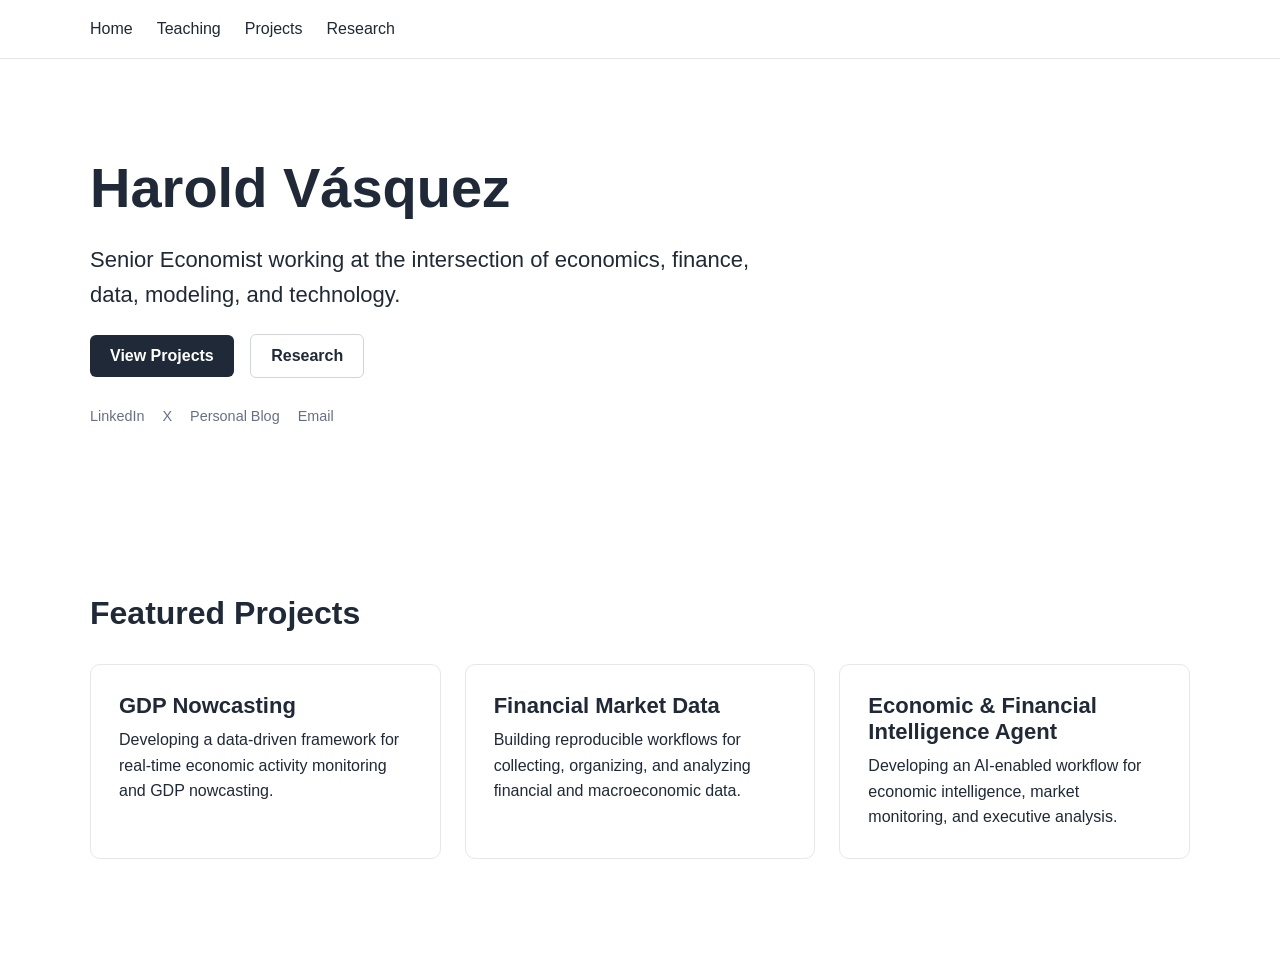
<file: index.html>
<!DOCTYPE html>
<html lang="en">
<head>
    <meta charset="UTF-8">
    <meta name="viewport" content="width=device-width, initial-scale=1.0">
    
    <link rel="stylesheet" href="assets/css/style.css">

    <title>Harold Vásquez | Economics, Data & Modeling</title> 
</head>

<body>
    <header>
        <nav>
            <a href="index.html">Home</a>
            <a href="teaching.html">Teaching</a>
            <a href="projects.html">Projects</a>
            <a href="research.html">Research</a>
        </nav>
    </header>

    <main>
        <section class="hero">
            <h1>Harold Vásquez</h1>

            <p>
                Senior Economist working at the intersection of economics, finance, data, modeling, and technology.
            </p>

            <a class="button primary" href="projects.html">View Projects</a>
            <a class="button secondary" href="research.html">Research</a>
        

            <div class="home-social-links" aria-label="Professional profiles and contact">
                <a href="https://www.linkedin.com/in/haroldvasquez/" target="_blank" rel="noopener noreferrer">LinkedIn</a>
                <a href="https://x.com/HaroldVasquez" target="_blank" rel="noopener noreferrer">X</a>
                <a href="https://haroldvasquez.do" target="_blank" rel="noopener noreferrer">Personal Blog</a>
                <a href="mailto:harold.vasquez@intec.edu.do">Email</a>
            </div>
        </section>

        <section class="featured-projects">
            <h2>Featured Projects</h2>
            
            <div class="project-grid">

                <article class="project-card">
                    <h3>GDP Nowcasting</h3>
                    <p>
                    Developing a data-driven framework for real-time economic activity monitoring and GDP nowcasting.
                    </p>
                </article>

                <article class="project-card">
                    <h3>Financial Market Data</h3>
                    <p>
                    Building reproducible workflows for collecting, organizing, and analyzing financial and macroeconomic data.
                    </p>
                </article>

                <article class="project-card">
                    <h3>Economic & Financial Intelligence Agent</h3>
                    <p>
                    Developing an AI-enabled workflow for economic intelligence, market monitoring, and executive analysis.
                 </p>
                </article>
            </div>

        </section>
    </main>
</body>
</html>
</file>
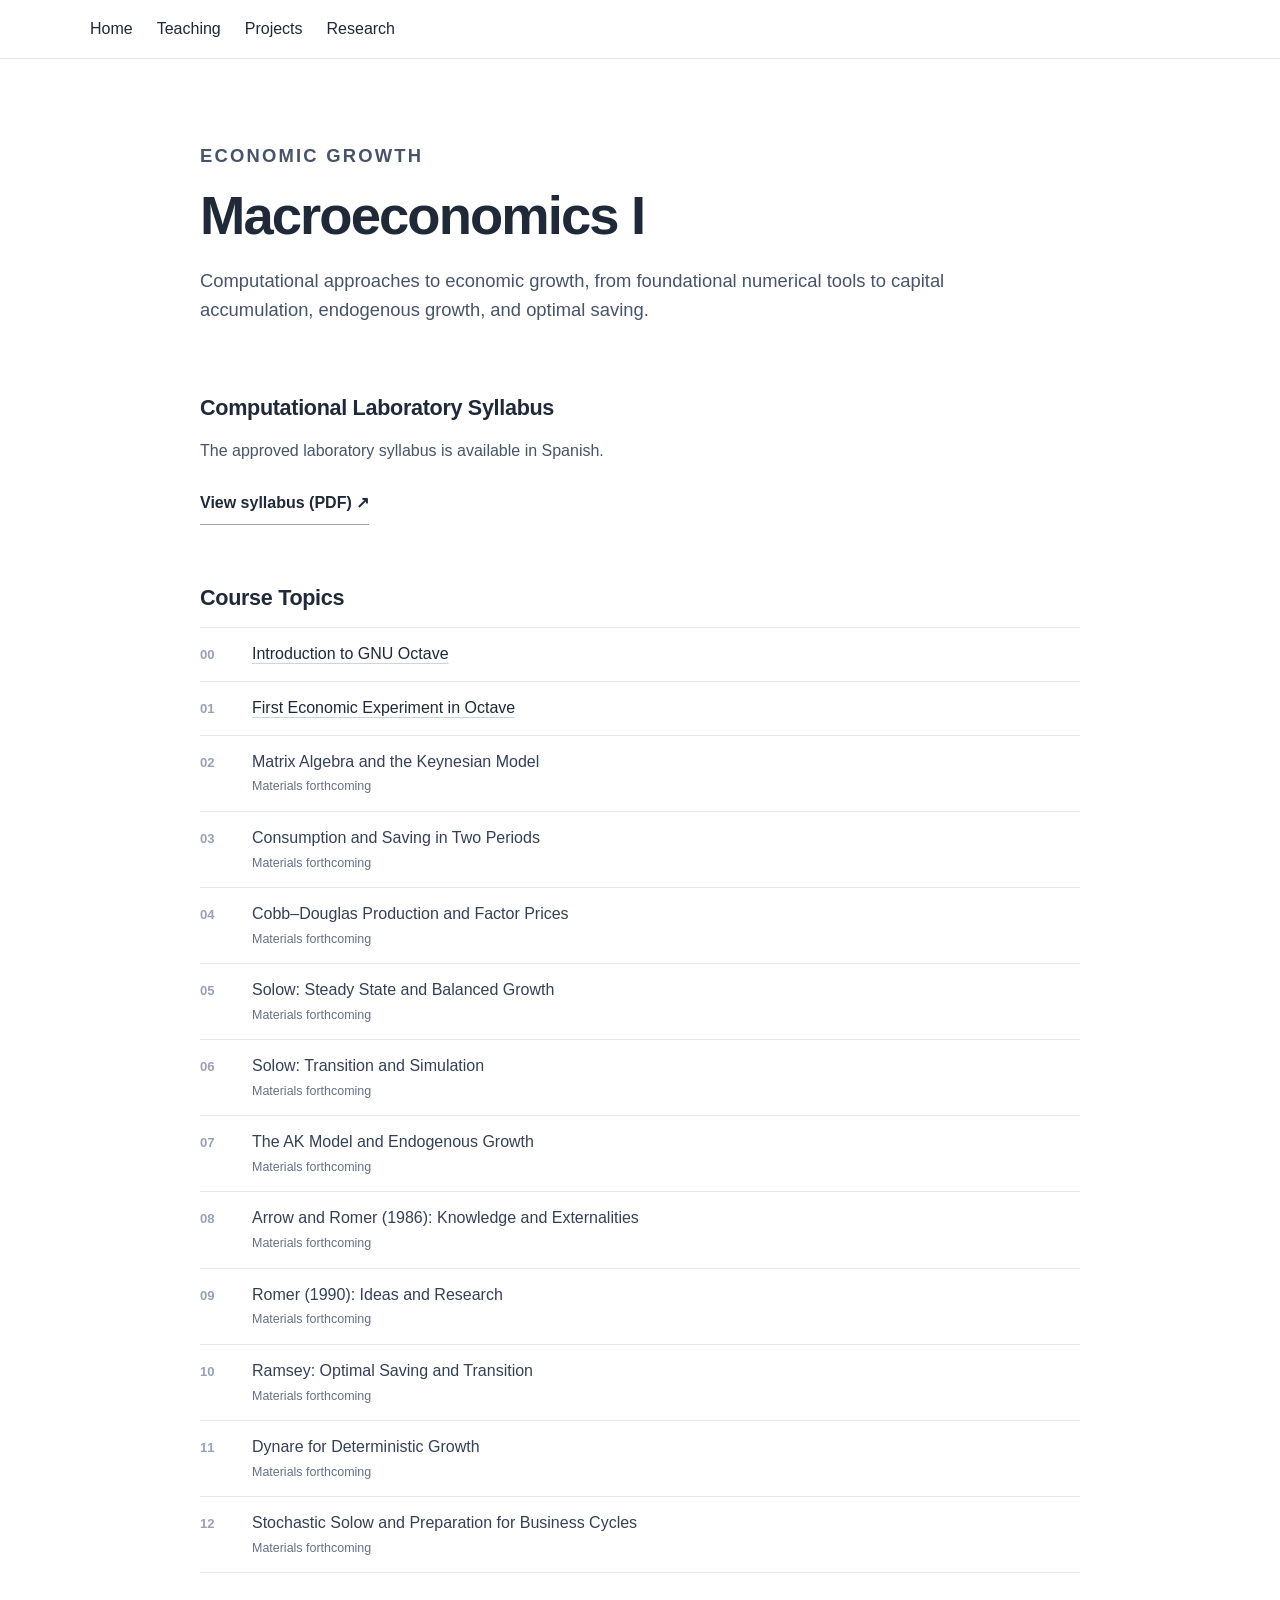
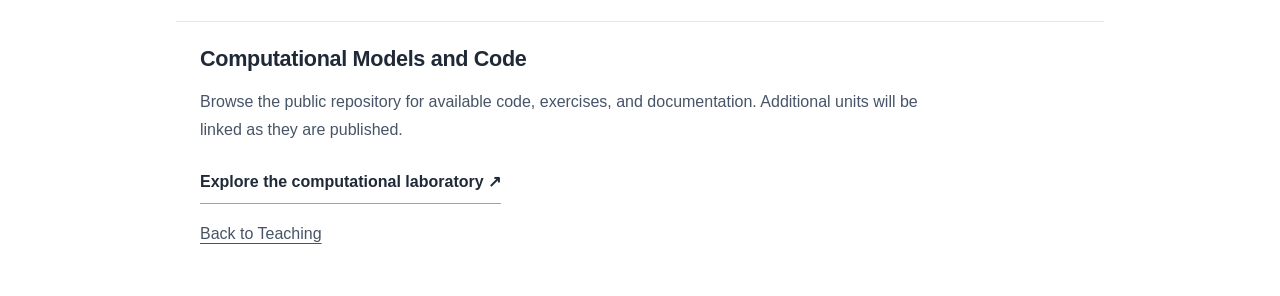
<file: teaching/macro-i/index.html>
<!DOCTYPE html>
<html lang="en">
<head>
    <meta charset="UTF-8">
    <meta name="viewport" content="width=device-width, initial-scale=1.0">
    <meta name="description" content="Macroeconomics I: Economic Growth. Computational macroeconomics materials and syllabus.">
    <title>Macroeconomics I | Harold Vásquez</title>
    <link rel="stylesheet" href="../../assets/css/style.css">
</head>
<body class="course-page">
    <header>
        <nav aria-label="Main navigation">
            <a href="../../index.html">Home</a>
            <a href="../../teaching.html" aria-current="page">Teaching</a>
            <a href="../../projects.html">Projects</a>
            <a href="../../research.html">Research</a>
        </nav>
    </header>
    <main>
        <section class="teaching-intro">
            <p class="course-kicker">Economic Growth</p>
            <h1>Macroeconomics I</h1>
            <p>Computational approaches to economic growth, from foundational numerical tools to capital accumulation, endogenous growth, and optimal saving.</p>
        </section>
        <section class="teaching-section">
            <h2>Computational Laboratory Syllabus</h2>
            <p>The approved laboratory syllabus is available in Spanish.</p>
            <a class="syllabus-link" href="https://github.com/HaroldVasquezR/macro-models-lab/blob/main/macro-i/syllabus_macro_i.pdf" target="_blank" rel="noopener noreferrer">View syllabus (PDF) ↗</a>
        </section>
        <section class="teaching-section">
            <h2>Course Topics</h2>
            <ol class="topic-list">
                <li><div><a href="https://github.com/HaroldVasquezR/macro-models-lab/tree/main/common/unidad-0-intro-octave/" target="_blank" rel="noopener noreferrer">Introduction to GNU Octave</a></div></li>
                <li><div><a href="https://github.com/HaroldVasquezR/macro-models-lab/tree/main/common/unidad-1-primer-experimento/" target="_blank" rel="noopener noreferrer">First Economic Experiment in Octave</a></div></li>
                <li><div><span class="pending">Matrix Algebra and the Keynesian Model</span><span class="topic-status">Materials forthcoming</span></div></li>
                <li><div><span class="pending">Consumption and Saving in Two Periods</span><span class="topic-status">Materials forthcoming</span></div></li>
                <li><div><span class="pending">Cobb–Douglas Production and Factor Prices</span><span class="topic-status">Materials forthcoming</span></div></li>
                <li><div><span class="pending">Solow: Steady State and Balanced Growth</span><span class="topic-status">Materials forthcoming</span></div></li>
                <li><div><span class="pending">Solow: Transition and Simulation</span><span class="topic-status">Materials forthcoming</span></div></li>
                <li><div><span class="pending">The AK Model and Endogenous Growth</span><span class="topic-status">Materials forthcoming</span></div></li>
                <li><div><span class="pending">Arrow and Romer (1986): Knowledge and Externalities</span><span class="topic-status">Materials forthcoming</span></div></li>
                <li><div><span class="pending">Romer (1990): Ideas and Research</span><span class="topic-status">Materials forthcoming</span></div></li>
                <li><div><span class="pending">Ramsey: Optimal Saving and Transition</span><span class="topic-status">Materials forthcoming</span></div></li>
                <li><div><span class="pending">Dynare for Deterministic Growth</span><span class="topic-status">Materials forthcoming</span></div></li>
                <li><div><span class="pending">Stochastic Solow and Preparation for Business Cycles</span><span class="topic-status">Materials forthcoming</span></div></li>
            </ol>
        </section>
        <section class="teaching-section course-foot">
            <h2>Computational Models and Code</h2>
            <p>Browse the public repository for available code, exercises, and documentation. Additional units will be linked as they are published.</p>
            <a class="syllabus-link" href="https://github.com/HaroldVasquezR/macro-models-lab" target="_blank" rel="noopener noreferrer">Explore the computational laboratory ↗</a>
            <p><a class="back-link" href="../../teaching.html">Back to Teaching</a></p>
        </section>
    </main>
</body>
</html>
</file>
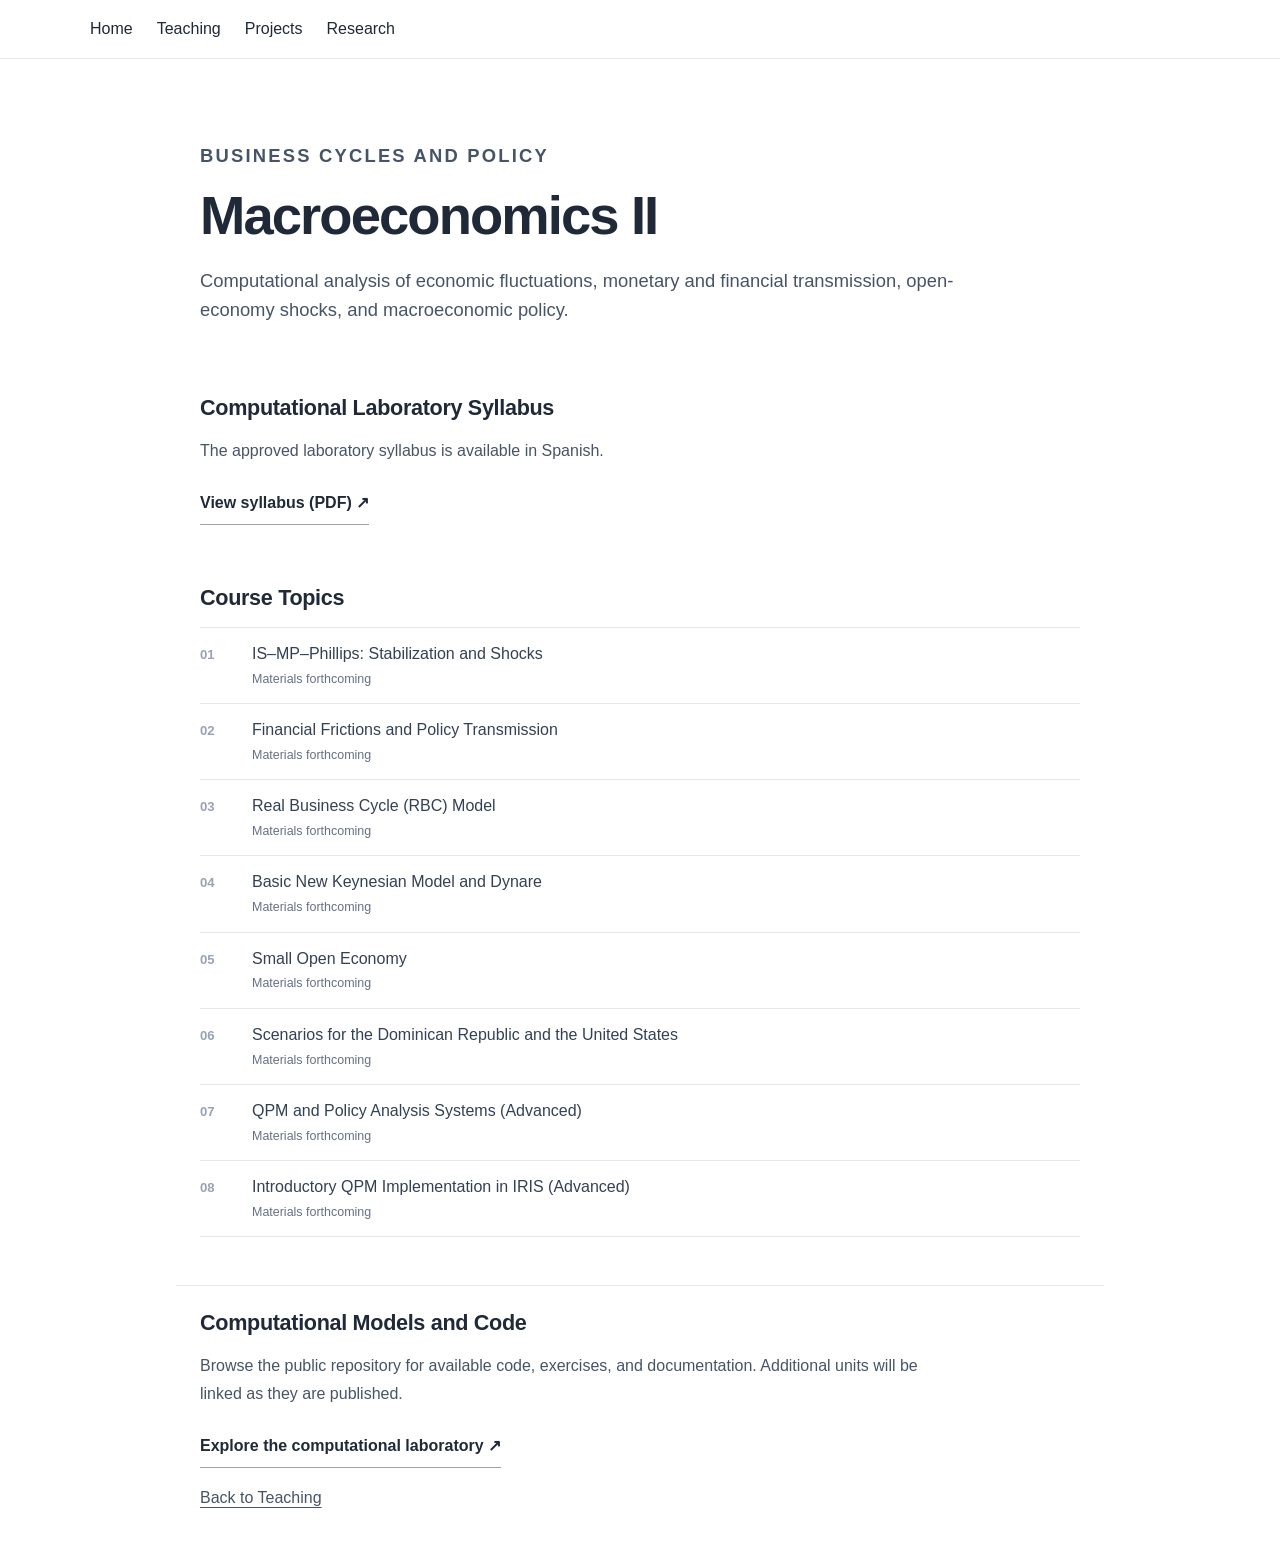
<file: teaching/macro-ii/index.html>
<!DOCTYPE html>
<html lang="en">
<head>
    <meta charset="UTF-8">
    <meta name="viewport" content="width=device-width, initial-scale=1.0">
    <meta name="description" content="Macroeconomics II: Business Cycles and Policy. Computational macroeconomics materials and syllabus.">
    <title>Macroeconomics II | Harold Vásquez</title>
    <link rel="stylesheet" href="../../assets/css/style.css">
</head>
<body class="course-page macro-ii">
    <header>
        <nav aria-label="Main navigation">
            <a href="../../index.html">Home</a>
            <a href="../../teaching.html" aria-current="page">Teaching</a>
            <a href="../../projects.html">Projects</a>
            <a href="../../research.html">Research</a>
        </nav>
    </header>
    <main>
        <section class="teaching-intro">
            <p class="course-kicker">Business Cycles and Policy</p>
            <h1>Macroeconomics II</h1>
            <p>Computational analysis of economic fluctuations, monetary and financial transmission, open-economy shocks, and macroeconomic policy.</p>
        </section>
        <section class="teaching-section">
            <h2>Computational Laboratory Syllabus</h2>
            <p>The approved laboratory syllabus is available in Spanish.</p>
            <a class="syllabus-link" href="https://github.com/HaroldVasquezR/macro-models-lab/blob/main/macro-ii/syllabus_macro_ii.pdf" target="_blank" rel="noopener noreferrer">View syllabus (PDF) ↗</a>
        </section>
        <section class="teaching-section">
            <h2>Course Topics</h2>
            <ol class="topic-list">
                <li><div><span class="pending">IS–MP–Phillips: Stabilization and Shocks</span><span class="topic-status">Materials forthcoming</span></div></li>
                <li><div><span class="pending">Financial Frictions and Policy Transmission</span><span class="topic-status">Materials forthcoming</span></div></li>
                <li><div><span class="pending">Real Business Cycle (RBC) Model</span><span class="topic-status">Materials forthcoming</span></div></li>
                <li><div><span class="pending">Basic New Keynesian Model and Dynare</span><span class="topic-status">Materials forthcoming</span></div></li>
                <li><div><span class="pending">Small Open Economy</span><span class="topic-status">Materials forthcoming</span></div></li>
                <li><div><span class="pending">Scenarios for the Dominican Republic and the United States</span><span class="topic-status">Materials forthcoming</span></div></li>
                <li><div><span class="pending">QPM and Policy Analysis Systems (Advanced)</span><span class="topic-status">Materials forthcoming</span></div></li>
                <li><div><span class="pending">Introductory QPM Implementation in IRIS (Advanced)</span><span class="topic-status">Materials forthcoming</span></div></li>
            </ol>
        </section>
        <section class="teaching-section course-foot">
            <h2>Computational Models and Code</h2>
            <p>Browse the public repository for available code, exercises, and documentation. Additional units will be linked as they are published.</p>
            <a class="syllabus-link" href="https://github.com/HaroldVasquezR/macro-models-lab" target="_blank" rel="noopener noreferrer">Explore the computational laboratory ↗</a>
            <p><a class="back-link" href="../../teaching.html">Back to Teaching</a></p>
        </section>
    </main>
</body>
</html>
</file>
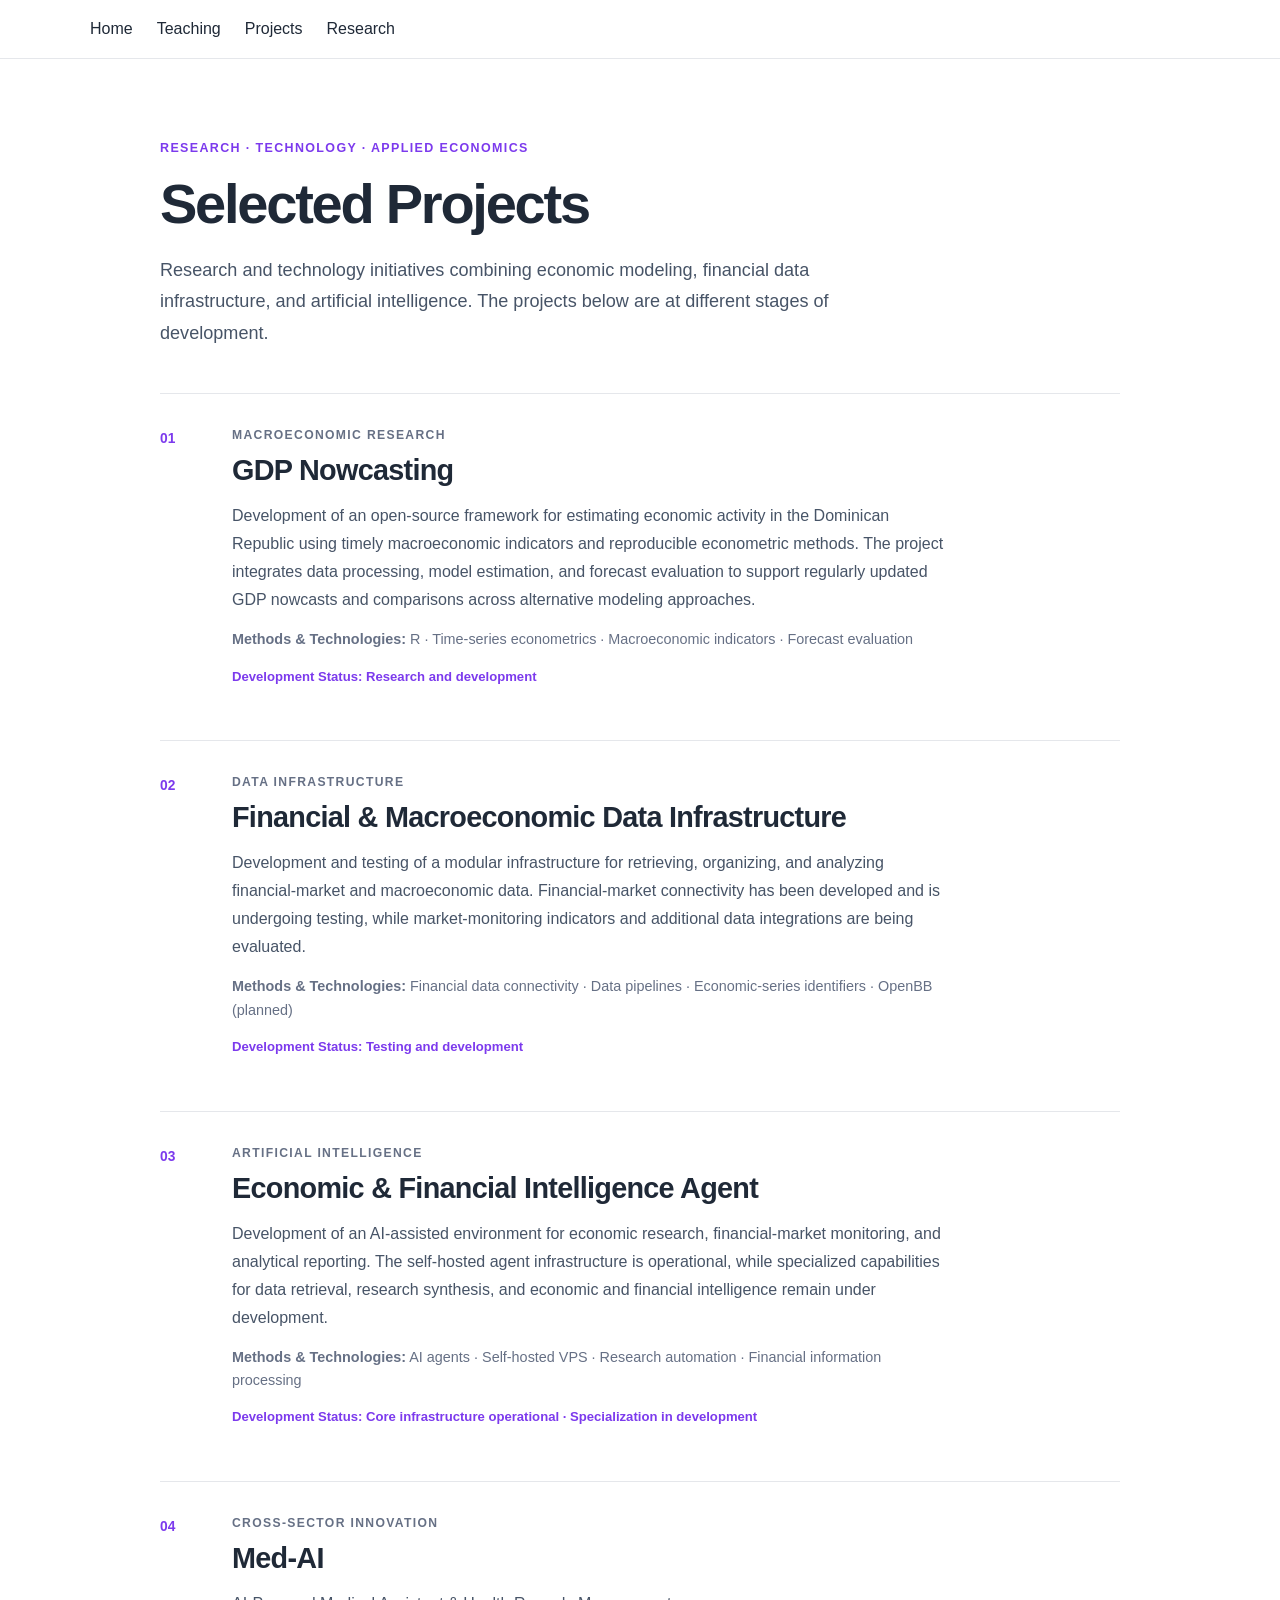
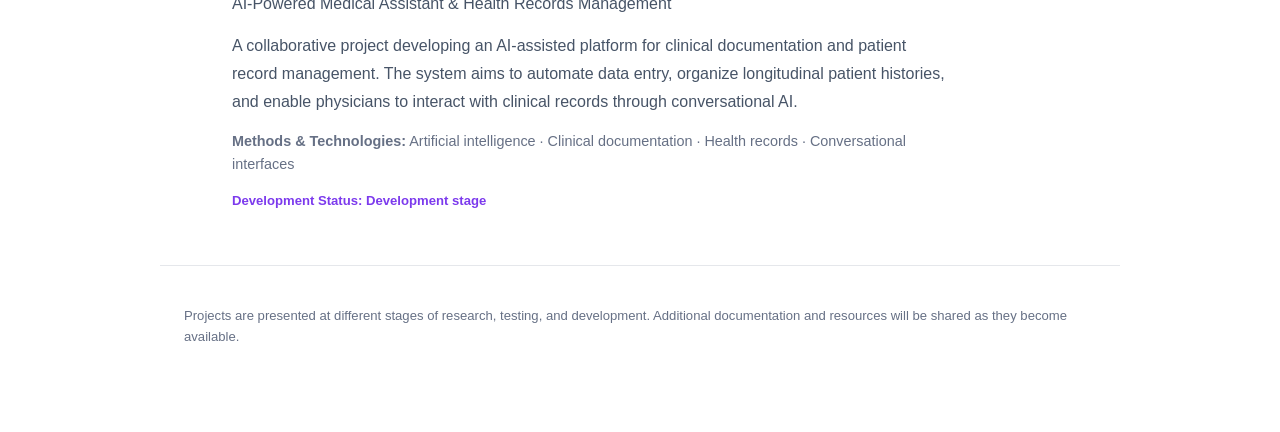
<file: projects.html>
<!DOCTYPE html>
<html lang="en">
<head>
    <meta charset="UTF-8">
    <meta name="viewport" content="width=device-width, initial-scale=1.0">
    <meta name="description" content="Selected research and technology projects by Harold Vásquez in macroeconomics, financial data infrastructure, AI, and interdisciplinary innovation.">
    <title>Projects | Harold Vásquez</title>
    <link rel="stylesheet" href="assets/css/style.css">
</head>
<body class="projects-page">
    <header>
        <nav aria-label="Main navigation">
            <a href="index.html">Home</a>
            <a href="teaching.html">Teaching</a>
            <a href="projects.html" aria-current="page">Projects</a>
            <a href="research.html">Research</a>
        </nav>
    </header>

    <main>
        <section class="projects-intro" aria-labelledby="projects-title">
            <p class="projects-eyebrow">Research · Technology · Applied Economics</p>
            <h1 id="projects-title">Selected Projects</h1>
            <p>Research and technology initiatives combining economic modeling, financial data infrastructure, and artificial intelligence. The projects below are at different stages of development.</p>
        </section>

        <section class="projects-list" aria-label="Selected projects">

            <!-- Project 01 -->
            <article class="projects-entry">
                <div class="projects-index" aria-hidden="true">01</div>
                <div class="projects-entry-content">
                    <p class="projects-category">Macroeconomic research</p>
                    <h2>GDP Nowcasting</h2>

                    <p>Development of an open-source framework for estimating economic activity in the Dominican Republic using timely macroeconomic indicators and reproducible econometric methods. The project integrates data processing, model estimation, and forecast evaluation to support regularly updated GDP nowcasts and comparisons across alternative modeling approaches.</p>

                    <p class="projects-methods"><strong>Methods &amp; Technologies:</strong> R · Time-series econometrics · Macroeconomic indicators · Forecast evaluation</p>

                    <p class="projects-stage">Development Status: Research and development</p>
                </div>
            </article>

            <!-- Project 02 -->
            <article class="projects-entry">
                <div class="projects-index" aria-hidden="true">02</div>
                <div class="projects-entry-content">
                    <p class="projects-category">Data infrastructure</p>
                    <h2>Financial &amp; Macroeconomic Data Infrastructure</h2>

                    <p>Development and testing of a modular infrastructure for retrieving, organizing, and analyzing financial-market and macroeconomic data. Financial-market connectivity has been developed and is undergoing testing, while market-monitoring indicators and additional data integrations are being evaluated.</p>

                    <p class="projects-methods"><strong>Methods &amp; Technologies:</strong> Financial data connectivity · Data pipelines · Economic-series identifiers · OpenBB (planned)</p>

                    <p class="projects-stage">Development Status: Testing and development</p>
                </div>
            </article>

            <!-- Project 03 -->
            <article class="projects-entry">
                <div class="projects-index" aria-hidden="true">03</div>
                <div class="projects-entry-content">
                    <p class="projects-category">Artificial intelligence</p>
                    <h2>Economic &amp; Financial Intelligence Agent</h2>

                    <p>Development of an AI-assisted environment for economic research, financial-market monitoring, and analytical reporting. The self-hosted agent infrastructure is operational, while specialized capabilities for data retrieval, research synthesis, and economic and financial intelligence remain under development.</p>

                    <p class="projects-methods"><strong>Methods &amp; Technologies:</strong> AI agents · Self-hosted VPS · Research automation · Financial information processing</p>

                    <p class="projects-stage">Development Status: Core infrastructure operational · Specialization in development</p>
                </div>
            </article>

            <!-- Project 04 -->
            <article class="projects-entry">
                <div class="projects-index" aria-hidden="true">04</div>
                <div class="projects-entry-content">
                    <p class="projects-category">Cross-sector innovation</p>
                    <h2>Med-AI</h2>

                    <p class="project-subtitle">AI-Powered Medical Assistant &amp; Health Records Management</p>

                    <p>A collaborative project developing an AI-assisted platform for clinical documentation and patient record management. The system aims to automate data entry, organize longitudinal patient histories, and enable physicians to interact with clinical records through conversational AI.</p>

                    <p class="projects-methods"><strong>Methods &amp; Technologies:</strong> Artificial intelligence · Clinical documentation · Health records · Conversational interfaces</p>

                    <p class="projects-stage">Development Status: Development stage</p>
                </div>
            </article>

        </section>

        <p class="projects-note">Projects are presented at different stages of research, testing, and development. Additional documentation and resources will be shared as they become available.</p>
    </main>
</body>
</html>
</file>
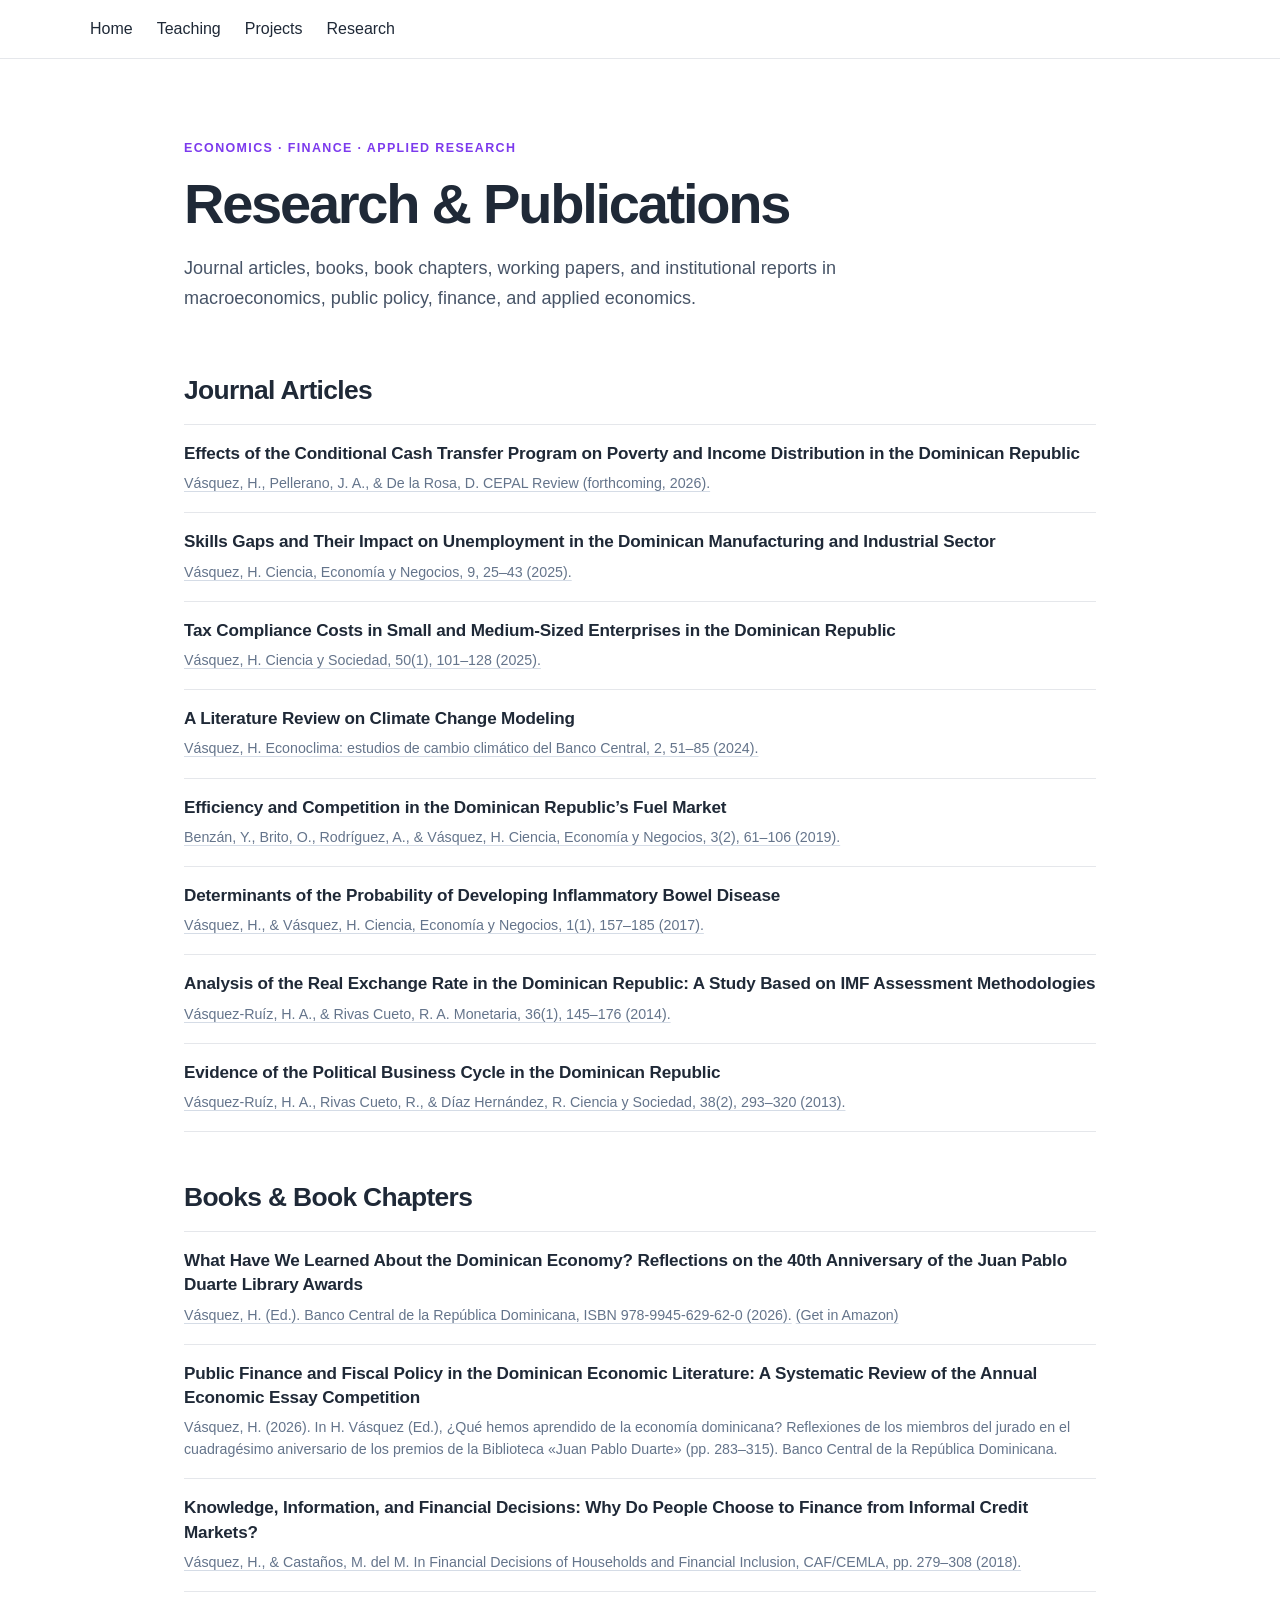
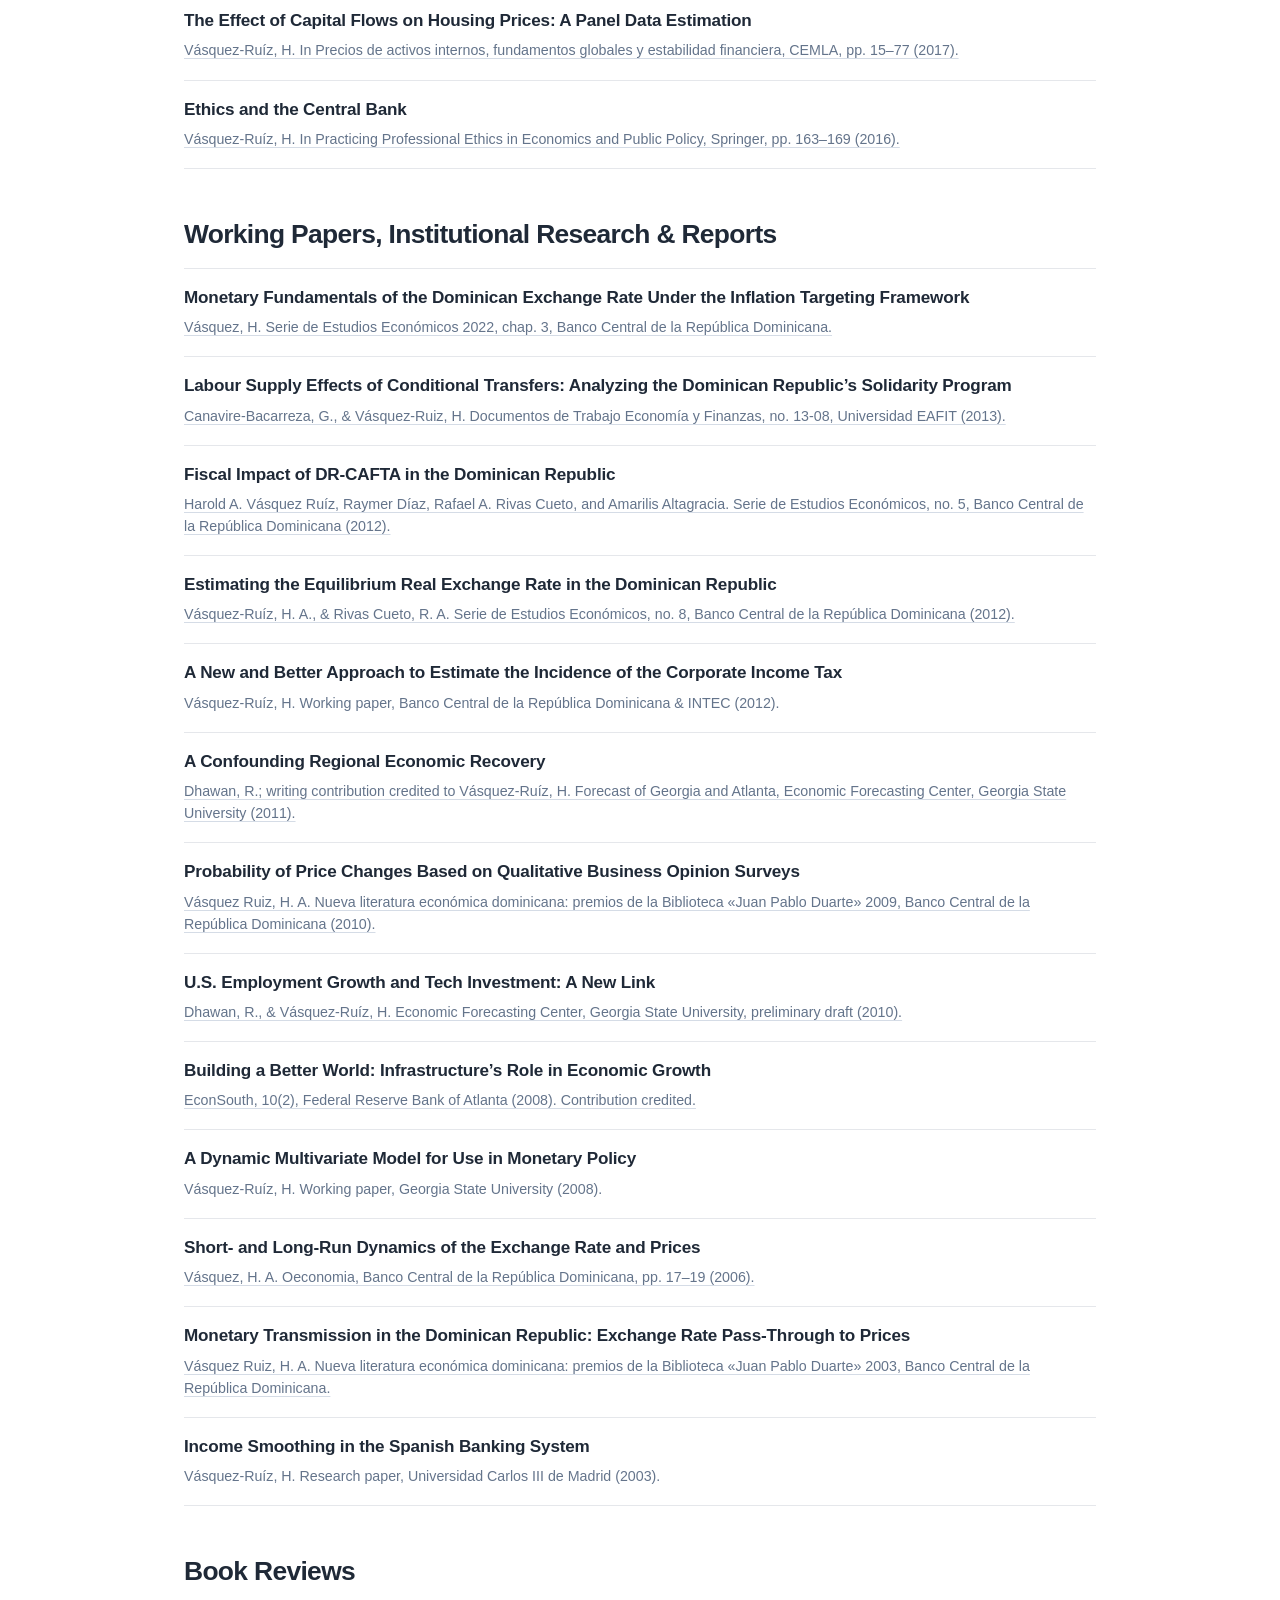
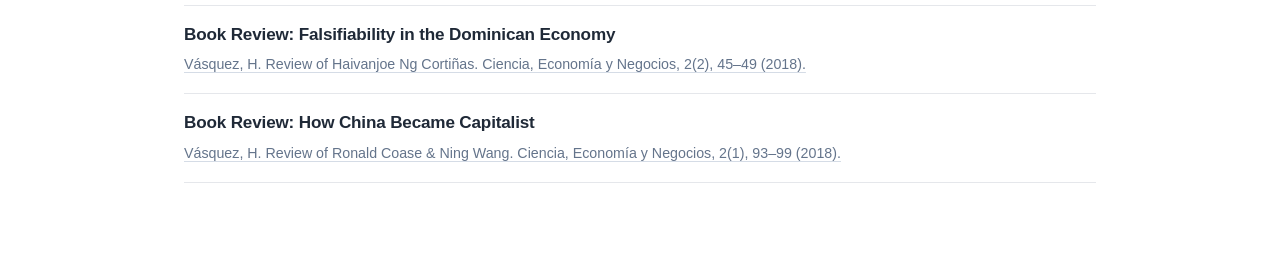
<file: research.html>
<!DOCTYPE html>
<html lang="en">
<head>
    <meta charset="UTF-8">
    <meta name="viewport" content="width=device-width, initial-scale=1.0">
    <meta name="description" content="Research and publications by Harold Vásquez: journal articles, books, book chapters, working papers, institutional reports and book reviews.">
    <title>Research &amp; Publications | Harold Vásquez</title>
    <link rel="stylesheet" href="assets/css/style.css">
</head>
<body class="research-page">
    <header>
        <nav aria-label="Main navigation">
            <a href="index.html">Home</a>
            <a href="teaching.html">Teaching</a>
            <a href="projects.html">Projects</a>
            <a href="research.html" aria-current="page">Research</a>
        </nav>
    </header>
    <main>
        <section class="research-intro" aria-labelledby="research-title">
            <p class="research-eyebrow">Economics · Finance · Applied Research</p>
            <h1 id="research-title">Research &amp; Publications</h1>
            <p>Journal articles, books, book chapters, working papers, and institutional reports in macroeconomics, public policy, finance, and applied economics.</p>
        </section>

        <section class="research-section" aria-labelledby="journal-articles">
            <h2 id="journal-articles">Journal Articles</h2>

            <article class="research-entry" id="p02">
                <h3>Effects of the Conditional Cash Transfer Program on Poverty and Income Distribution in the Dominican Republic</h3>
                <p class="research-citation"><a aria-label="Open the available preprint of Effects of the Conditional Cash Transfer Program on Poverty and Income Distribution in the Dominican Republic" href="https://www.researchsquare.com/article/rs-5339453/v1" rel="noopener noreferrer" target="_blank" title="Available preprint on Research Square; forthcoming in CEPAL Review (2026).">Vásquez, H., Pellerano, J. A., &amp; De la Rosa, D. CEPAL Review (forthcoming, 2026).</a></p>
            </article>

            <article class="research-entry" id="p03">
                <h3>Skills Gaps and Their Impact on Unemployment in the Dominican Manufacturing and Industrial Sector</h3>
                <p class="research-citation"><a aria-label="Open source for Skills Gaps and Their Impact on Unemployment in the Dominican Manufacturing and Industrial Sector" href="https://doi.org/10.22206/ciene.2025.v9.3538" rel="noopener noreferrer" target="_blank">Vásquez, H. Ciencia, Economía y Negocios, 9, 25–43 (2025).</a></p>
            </article>

            <article class="research-entry" id="p04">
                <h3>Tax Compliance Costs in Small and Medium-Sized Enterprises in the Dominican Republic</h3>
                <p class="research-citation"><a aria-label="Open source for Tax Compliance Costs in Small and Medium-Sized Enterprises in the Dominican Republic" href="https://revistas.intec.edu.do/index.php/ciso/article/view/3342" rel="noopener noreferrer" target="_blank">Vásquez, H. Ciencia y Sociedad, 50(1), 101–128 (2025).</a></p>
            </article>

            <article class="research-entry" id="a04">
                <h3>A Literature Review on Climate Change Modeling</h3>
                <p class="research-citation"><a aria-label="Open source for A Literature Review on Climate Change Modeling" href="https://bvearmb.do/handle/123456789/6490" rel="noopener noreferrer" target="_blank">Vásquez, H. Econoclima: estudios de cambio climático del Banco Central, 2, 51–85 (2024).</a></p>
            </article>

            <article class="research-entry" id="p05">
                <h3>Efficiency and Competition in the Dominican Republic’s Fuel Market</h3>
                <p class="research-citation"><a aria-label="Open source for Efficiency and Competition in the Dominican Republic’s Fuel Market" href="https://revistas.intec.edu.do/index.php/ciene/article/view/1564" rel="noopener noreferrer" target="_blank">Benzán, Y., Brito, O., Rodríguez, A., &amp; Vásquez, H. Ciencia, Economía y Negocios, 3(2), 61–106 (2019).</a></p>
            </article>

            <article class="research-entry" id="p09">
                <h3>Determinants of the Probability of Developing Inflammatory Bowel Disease</h3>
                <p class="research-citation"><a aria-label="Open source for Determinants of the Probability of Developing Inflammatory Bowel Disease" href="https://revistas.intec.edu.do/index.php/ciene/article/view/1109" rel="noopener noreferrer" target="_blank">Vásquez, H., &amp; Vásquez, H. Ciencia, Economía y Negocios, 1(1), 157–185 (2017).</a></p>
            </article>

            <article class="research-entry" id="p12">
                <h3>Analysis of the Real Exchange Rate in the Dominican Republic: A Study Based on IMF Assessment Methodologies</h3>
                <p class="research-citation"><a aria-label="Open source for Analysis of the Real Exchange Rate in the Dominican Republic: A Study Based on IMF Assessment Methodologies" href="https://www.cemla.org/PDF/monetaria/PUB_MON_XXXVI-01-04.pdf" rel="noopener noreferrer" target="_blank">Vásquez-Ruíz, H. A., &amp; Rivas Cueto, R. A. Monetaria, 36(1), 145–176 (2014).</a></p>
            </article>

            <article class="research-entry" id="p13">
                <h3>Evidence of the Political Business Cycle in the Dominican Republic</h3>
                <p class="research-citation"><a aria-label="Open source for Evidence of the Political Business Cycle in the Dominican Republic" href="https://revistas.intec.edu.do/index.php/ciso/article/view/954" rel="noopener noreferrer" target="_blank">Vásquez-Ruíz, H. A., Rivas Cueto, R., &amp; Díaz Hernández, R. Ciencia y Sociedad, 38(2), 293–320 (2013).</a></p>
            </article>
        </section>

        <section class="research-section" aria-labelledby="books-book-chapters">
            <h2 id="books-book-chapters">Books &amp; Book Chapters</h2>

            <article class="research-entry" id="p01">
                <h3>What Have We Learned About the Dominican Economy? Reflections on the 40th Anniversary of the Juan Pablo Duarte Library Awards</h3>
                <p class="research-citation"><a aria-label="Open source for What Have We Learned About the Dominican Economy? Reflections on the 40th Anniversary of the Juan Pablo Duarte Library Awards" href="https://isbn.bnphu.gob.do/catalogo.php?mode=detalle&amp;nt=39104" rel="noopener noreferrer" target="_blank">Vásquez, H. (Ed.). Banco Central de la República Dominicana, ISBN 978-9945-629-62-0 (2026).</a> <a href="https://bit.ly/4eVnByn" target="_blank" rel="noopener noreferrer">(Get in Amazon)</a></p>
            </article>

            <article class="research-entry" id="a02">
                <h3>Public Finance and Fiscal Policy in the Dominican Economic Literature: A Systematic Review of the Annual Economic Essay Competition</h3>
                <p class="research-citation">Vásquez, H. (2026). In H. Vásquez (Ed.), ¿Qué hemos aprendido de la economía dominicana? Reflexiones de los miembros del jurado en el cuadragésimo aniversario de los premios de la Biblioteca «Juan Pablo Duarte» (pp. 283–315). Banco Central de la República Dominicana.</p>
            </article>

            <article class="research-entry" id="p08">
                <h3>Knowledge, Information, and Financial Decisions: Why Do People Choose to Finance from Informal Credit Markets?</h3>
                <p class="research-citation"><a aria-label="Open source for Knowledge, Information, and Financial Decisions: Why Do People Choose to Finance from Informal Credit Markets?" href="https://econpapers.repec.org/bookchap/cmlincocp/7en-09.htm" rel="noopener noreferrer" target="_blank">Vásquez, H., &amp; Castaños, M. del M. In Financial Decisions of Households and Financial Inclusion, CAF/CEMLA, pp. 279–308 (2018).</a></p>
            </article>

            <article class="research-entry" id="p10">
                <h3>The Effect of Capital Flows on Housing Prices: A Panel Data Estimation</h3>
                <p class="research-citation"><a aria-label="Open source for The Effect of Capital Flows on Housing Prices: A Panel Data Estimation" href="https://www.cemla.org/PDF/ic/2015-ic.html" rel="noopener noreferrer" target="_blank">Vásquez-Ruíz, H. In Precios de activos internos, fundamentos globales y estabilidad financiera, CEMLA, pp. 15–77 (2017).</a></p>
            </article>

            <article class="research-entry" id="p11">
                <h3>Ethics and the Central Bank</h3>
                <p class="research-citation"><a aria-label="Open source for Ethics and the Central Bank" href="https://doi.org/10.1007/978-94-017-7306-5_7" rel="noopener noreferrer" target="_blank">Vásquez-Ruíz, H. In Practicing Professional Ethics in Economics and Public Policy, Springer, pp. 163–169 (2016).</a></p>
            </article>
        </section>

        <section class="research-section" aria-labelledby="working-papers-institutional-research-reports">
            <h2 id="working-papers-institutional-research-reports">Working Papers, Institutional Research &amp; Reports</h2>

            <article class="research-entry" id="a05">
                <h3>Monetary Fundamentals of the Dominican Exchange Rate Under the Inflation Targeting Framework</h3>
                <p class="research-citation"><a aria-label="Open source for Monetary Fundamentals of the Dominican Exchange Rate Under the Inflation Targeting Framework" href="https://cdn.bancentral.gov.do/documents/otras-publicaciones/documents/SEE2022.pdf?v=1770940800162" rel="noopener noreferrer" target="_blank">Vásquez, H. Serie de Estudios Económicos 2022, chap. 3, Banco Central de la República Dominicana.</a></p>
            </article>

            <article class="research-entry" id="a01">
                <h3>Labour Supply Effects of Conditional Transfers: Analyzing the Dominican Republic’s Solidarity Program</h3>
                <p class="research-citation"><a aria-label="Open source for Labour Supply Effects of Conditional Transfers: Analyzing the Dominican Republic’s Solidarity Program" href="https://repository.eafit.edu.co/bitstreams/de6fc468-6392-4f02-abc0-9528a6ed7f0b/download" rel="noopener noreferrer" target="_blank">Canavire-Bacarreza, G., &amp; Vásquez-Ruiz, H. Documentos de Trabajo Economía y Finanzas, no. 13-08, Universidad EAFIT (2013).</a></p>
            </article>

            <article class="research-entry" id="w02">
                <h3>Fiscal Impact of DR-CAFTA in the Dominican Republic</h3>
                <p class="research-citation"><a aria-label="Open source for Fiscal Impact of DR-CAFTA in the Dominican Republic" href="https://www.bancentral.gov.do/a/d/2582-serie-de-estudios-economicos#" rel="noopener noreferrer" target="_blank">Harold A. Vásquez Ruíz, Raymer Díaz, Rafael A. Rivas Cueto, and Amarilis Altagracia. Serie de Estudios Económicos, no. 5, Banco Central de la República Dominicana (2012).</a></p>
            </article>

            <article class="research-entry" id="a06">
                <h3>Estimating the Equilibrium Real Exchange Rate in the Dominican Republic</h3>
                <p class="research-citation"><a aria-label="Open source for Estimating the Equilibrium Real Exchange Rate in the Dominican Republic" href="https://cdn.bancentral.gov.do/documents/trabajos-de-investigacion/documents/see/serie_estudios_econ_8.pdf?v=1771545600169" rel="noopener noreferrer" target="_blank">Vásquez-Ruíz, H. A., &amp; Rivas Cueto, R. A. Serie de Estudios Económicos, no. 8, Banco Central de la República Dominicana (2012).</a></p>
            </article>

            <article class="research-entry" id="w01">
                <h3>A New and Better Approach to Estimate the Incidence of the Corporate Income Tax</h3>
                <p class="research-citation">Vásquez-Ruíz, H. Working paper, Banco Central de la República Dominicana &amp; INTEC (2012).</p>
            </article>

            <article class="research-entry" id="a03">
                <h3>A Confounding Regional Economic Recovery</h3>
                <p class="research-citation"><a aria-label="Open source for A Confounding Regional Economic Recovery" href="https://rdhawan.com/booklets/Ga&amp;ATL_Booklet_Feb11_press.pdf" rel="noopener noreferrer" target="_blank">Dhawan, R.; writing contribution credited to Vásquez-Ruíz, H. Forecast of Georgia and Atlanta, Economic Forecasting Center, Georgia State University (2011).</a></p>
            </article>

            <article class="research-entry" id="p14">
                <h3>Probability of Price Changes Based on Qualitative Business Opinion Surveys</h3>
                <p class="research-citation"><a aria-label="Open source for Probability of Price Changes Based on Qualitative Business Opinion Surveys" href="https://cdn.bancentral.gov.do/documents/biblioteca/documents/NLED2009.pdf?v=1794756845205" rel="noopener noreferrer" target="_blank">Vásquez Ruiz, H. A. Nueva literatura económica dominicana: premios de la Biblioteca «Juan Pablo Duarte» 2009, Banco Central de la República Dominicana (2010).</a></p>
            </article>

            <article class="research-entry" id="w03">
                <h3>U.S. Employment Growth and Tech Investment: A New Link</h3>
                <p class="research-citation"><a aria-label="Open source for U.S. Employment Growth and Tech Investment: A New Link" href="https://rdhawan.com/papers/tech_invest.pdf" rel="noopener noreferrer" target="_blank">Dhawan, R., &amp; Vásquez-Ruíz, H. Economic Forecasting Center, Georgia State University, preliminary draft (2010).</a></p>
            </article>

            <article class="research-entry" id="p15">
                <h3>Building a Better World: Infrastructure’s Role in Economic Growth</h3>
                <p class="research-citation"><a aria-label="Open source for Building a Better World: Infrastructure’s Role in Economic Growth" href="https://ideas.repec.org/a/fip/fedaes/y2008nv.10no.2x4.html" rel="noopener noreferrer" target="_blank">EconSouth, 10(2), Federal Reserve Bank of Atlanta (2008). Contribution credited.</a></p>
            </article>

            <article class="research-entry" id="w04">
                <h3>A Dynamic Multivariate Model for Use in Monetary Policy</h3>
                <p class="research-citation">Vásquez-Ruíz, H. Working paper, Georgia State University (2008).</p>
            </article>

            <article class="research-entry" id="p16">
                <h3>Short- and Long-Run Dynamics of the Exchange Rate and Prices</h3>
                <p class="research-citation"><a aria-label="Open source for Short- and Long-Run Dynamics of the Exchange Rate and Prices" href="https://cdn.bancentral.gov.do/documents/trabajos-de-investigacion/documents/oeconomia/ensayos/inflacion.pdf?v=1776038400263" rel="noopener noreferrer" target="_blank">Vásquez, H. A. Oeconomia, Banco Central de la República Dominicana, pp. 17–19 (2006).</a></p>
            </article>

            <article class="research-entry" id="p17">
                <h3>Monetary Transmission in the Dominican Republic: Exchange Rate Pass-Through to Prices</h3>
                <p class="research-citation"><a aria-label="Open source for Monetary Transmission in the Dominican Republic: Exchange Rate Pass-Through to Prices" href="https://cdn.bancentral.gov.do/documents/biblioteca/documents/NLED2003.pdf?v=1794756845205" rel="noopener noreferrer" target="_blank">Vásquez Ruiz, H. A. Nueva literatura económica dominicana: premios de la Biblioteca «Juan Pablo Duarte» 2003, Banco Central de la República Dominicana.</a></p>
            </article>

            <article class="research-entry" id="w05">
                <h3>Income Smoothing in the Spanish Banking System</h3>
                <p class="research-citation">Vásquez-Ruíz, H. Research paper, Universidad Carlos III de Madrid (2003).</p>
            </article>
        </section>

        <section class="research-section" aria-labelledby="book-reviews">
            <h2 id="book-reviews">Book Reviews</h2>

            <article class="research-entry" id="p06">
                <h3>Book Review: Falsifiability in the Dominican Economy</h3>
                <p class="research-citation"><a aria-label="Open source for Book Review: Falsifiability in the Dominican Economy" href="https://revistas.intec.edu.do/index.php/ciene/article/view/1340" rel="noopener noreferrer" target="_blank">Vásquez, H. Review of Haivanjoe Ng Cortiñas. Ciencia, Economía y Negocios, 2(2), 45–49 (2018).</a></p>
            </article>

            <article class="research-entry" id="p07">
                <h3>Book Review: How China Became Capitalist</h3>
                <p class="research-citation"><a aria-label="Open source for Book Review: How China Became Capitalist" href="https://revistas.intec.edu.do/index.php/ciene/article/view/1194" rel="noopener noreferrer" target="_blank">Vásquez, H. Review of Ronald Coase &amp; Ning Wang. Ciencia, Economía y Negocios, 2(1), 93–99 (2018).</a></p>
            </article>
        </section>
    </main>
</body>
</html>
</file>
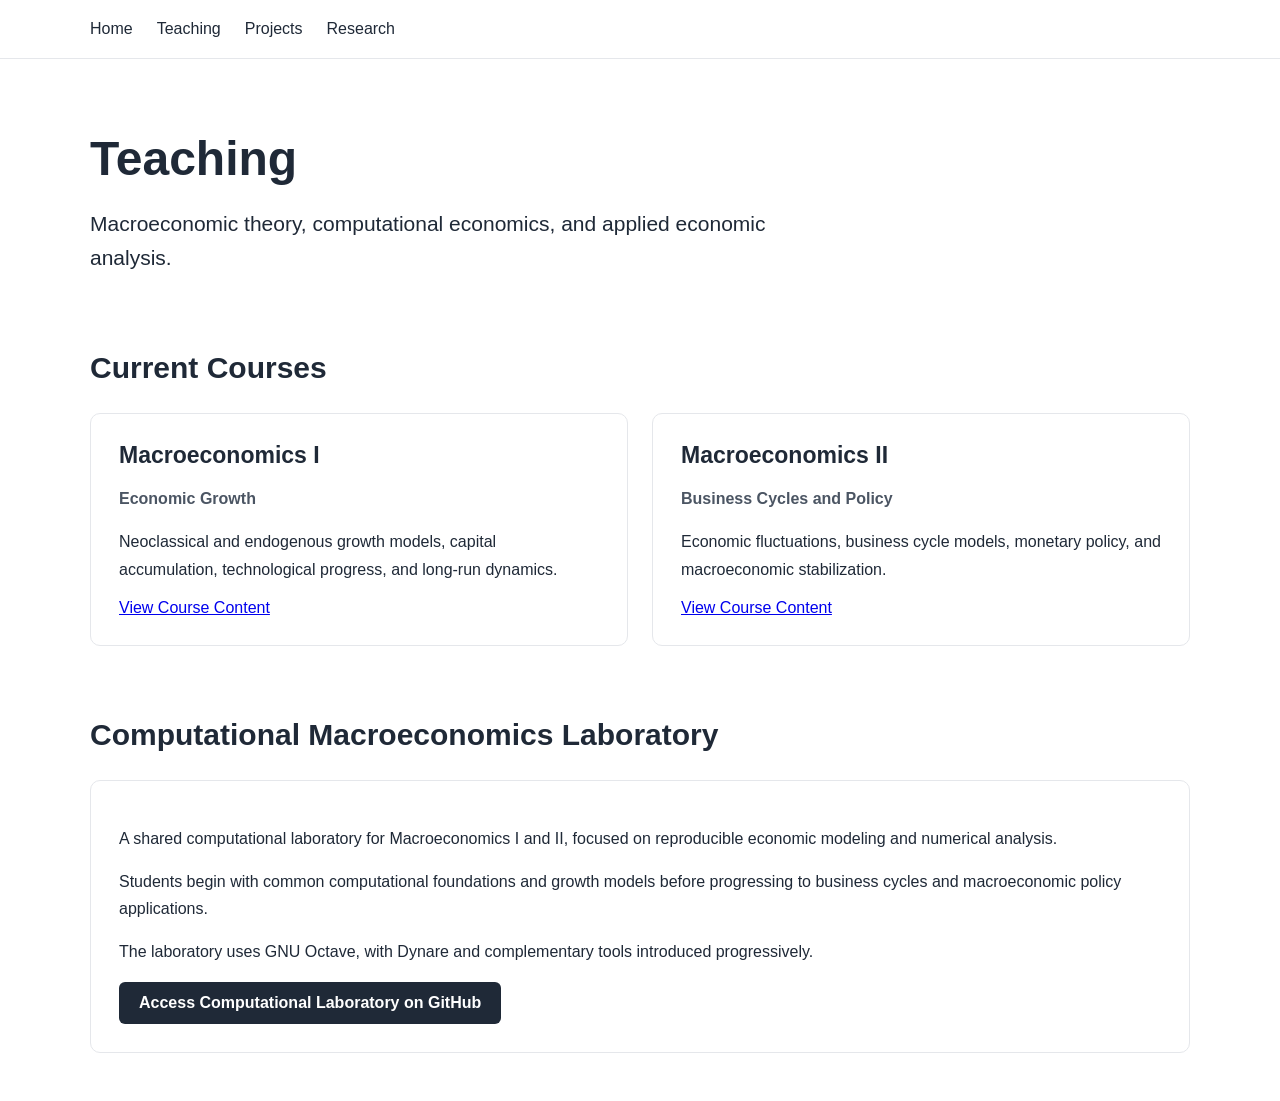
<file: teaching.html>
<!DOCTYPE html>
<html lang="en">
<head>
    <meta charset="UTF-8">
    <meta name="viewport" content="width=device-width, initial-scale=1.0">
    <title>Teaching | Harold Vásquez</title>
    <link rel="stylesheet" href="assets/css/style.css">
</head>

<body>
    <header>
        <nav aria-label="Main navigation">
            <a href="index.html">Home</a>
            <a href="teaching.html" aria-current="page">Teaching</a>
            <a href="projects.html">Projects</a>
            <a href="research.html">Research</a>
        </nav>
    </header>

    <main>
        <section class="teaching-intro">
            <h1>Teaching</h1>
            <p>
                Macroeconomic theory, computational economics,
                and applied economic analysis.
            </p>
        </section>

        <section class="teaching-section">
            <h2>Current Courses</h2>

            <div class="course-grid">
                <article class="course-card">
                    <h3>Macroeconomics I</h3>
                    <p class="course-subtitle">Economic Growth</p>
                    <p>
                        Neoclassical and endogenous growth models,
                        capital accumulation, technological progress,
                        and long-run dynamics.
                    </p>
                    <a href="teaching/macro-i/index.html">
                        View Course Content
                    </a>
                </article>

                <article class="course-card">
                    <h3>Macroeconomics II</h3>
                    <p class="course-subtitle">
                        Business Cycles and Policy
                    </p>
                    <p>
                        Economic fluctuations, business cycle models,
                        monetary policy, and macroeconomic stabilization.
                    </p>
                    <a href="teaching/macro-ii/index.html">
                        View Course Content
                    </a>
                </article>
            </div>
        </section>

        <section class="teaching-section">
            <h2>Computational Macroeconomics Laboratory</h2>

            <div class="laboratory-panel">
                <p>
                    A shared computational laboratory for
                    Macroeconomics I and II, focused on reproducible
                    economic modeling and numerical analysis.
                </p>

                <p>
                    Students begin with common computational foundations
                    and growth models before progressing to business
                    cycles and macroeconomic policy applications.
                </p>

                <p>
                    The laboratory uses GNU Octave, with Dynare
                    and complementary tools introduced progressively.
                </p>

                <a class="button primary"
                    href="https://github.com/HaroldVasquezR/macro-models-lab"
                    target="_blank"
                    rel="noopener noreferrer">
                      Access Computational Laboratory on GitHub
                </a>

            </div>
        </section>
    </main>
</body>
</html>
</file>
<file: assets/css/style.css>
body {
    margin: 0;
    font-family: Arial, Helvetica, sans-serif;
    color: #1f2937;
    background-color: #ffffff;
}

header {
    border-bottom: 1px solid #e5e7eb;
}   

nav {
    max-width: 1100px;
    margin: 0 auto;
    padding: 20px 24px;
    display: flex;
    align-items: center;
    gap: 24px;
    flex-wrap: wrap;
}

nav a {
    color: #1f2937;
    text-decoration: none;
    font-weight: 500;
}   

.hero {
    max-width: 1100px;
    margin: 0 auto;
    padding: 96px 24px;
}

.hero h1 {
    margin: 0 0 16px;
    font-size: 56px;
}

.hero p {
    max-width: 700px;
    font-size: 22px;
    line-height: 1.6;
}   

.button {
    display: inline-block;
    padding: 12px 20px;
    margin-right: 12px;
    text-decoration: none;
    border-radius: 6px;
    font-weight: 600;
}

.button.primary {
    background-color: #1f2937;
    color: #ffffff;
}

.button.secondary {
    color: #1f2937;
    border: 1px solid #d1d5db;
}

.featured-projects {
    max-width: 1100px;
    margin: 0 auto;
    padding: 48px 24px 96px;
}

.featured-projects h2 {
    font-size: 32px;
    margin-bottom: 32px;
}

.project-card {
    padding: 28px;
    border: 1px solid #e5e7eb;
    border-radius: 10px;
}

.project-card h3 {
    font-size: 22px;
    margin: 0 0 8px;
}

.project-card p {
    max-width: 750px;
    line-height: 1.6;
    margin: 0;
}

/* Desktop */
.project-grid {
    display: grid;
    grid-template-columns: repeat(3, 1fr);
    gap: 24px;
}

/* Tablet */
@media (max-width: 1024px) {
    .project-grid {
        grid-template-columns: repeat(2, 1fr);
    }
}

/* Mobile */
@media (max-width: 768px) {
    .project-grid {
        grid-template-columns: 1fr;
    }

    .hero {
        padding: 64px 24px;
    }

    .hero h1 {
        font-size: 40px;
    }

    .hero p {
        font-size: 19px;
    }
}


/* Teaching page */

.teaching-intro,
.teaching-section {
    max-width: 1100px;
    margin: 0 auto;
    padding-left: 24px;
    padding-right: 24px;
}

.teaching-intro {
    padding-top: 72px;
    padding-bottom: 32px;
}

.teaching-intro h1 {
    font-size: 48px;
    margin: 0 0 16px;
}

.teaching-intro p {
    font-size: 21px;
    line-height: 1.6;
    max-width: 760px;
}

.teaching-section {
    padding-top: 24px;
    padding-bottom: 48px;
}

.teaching-section h2 {
    font-size: 30px;
    margin: 0 0 28px;
}

.course-grid {
    display: grid;
    grid-template-columns: repeat(2, minmax(0, 1fr));
    gap: 24px;
}

.course-card,
.laboratory-panel {
    border: 1px solid #e5e7eb;
    border-radius: 10px;
    padding: 28px;
}

.course-card h3 {
    font-size: 23px;
    margin: 0 0 8px;
}

.course-subtitle {
    font-weight: 600;
    color: #4b5563;
}

.course-card p,
.laboratory-panel p {
    line-height: 1.7;
}

.course-status {
    display: inline-block;
    margin-top: 12px;
    color: #6b7280;
    font-size: 14px;
    font-style: italic;
}

@media (max-width: 768px) {
    .course-grid {
        grid-template-columns: 1fr;
    }

    .teaching-intro h1 {
        font-size: 38px;
    }

    .teaching-intro {
        padding-top: 48px;
    }
}

/* Editorial course pages — scoped to avoid changing existing pages */
.course-page { --course-line: #e5e7eb; --course-muted: #667085; }
.course-page .teaching-intro { max-width: 880px; padding-top: 82px; padding-bottom: 24px; }
.course-page .teaching-intro h1 { font-size: clamp(2.4rem, 5vw, 3.4rem); letter-spacing: -.035em; line-height: 1.12; }
.course-page .course-kicker { color: var(--course-muted); text-transform: uppercase; letter-spacing: .12em; font-size: .78rem; font-weight: 700; margin: 0 0 16px; }
.course-page .teaching-intro p { color: #475467; font-size: 1.15rem; }
.course-page .teaching-section { max-width: 880px; padding-top: 28px; padding-bottom: 32px; }
.course-page .teaching-section h2 { font-size: 1.35rem; letter-spacing: -.015em; margin: 0 0 16px; }
.course-page .teaching-section > p { max-width: 740px; line-height: 1.75; color: #475467; }
.course-page .syllabus-link { display: inline-flex; align-items: center; gap: 10px; color: #1f2937; text-decoration: none; font-weight: 600; padding: 12px 0; border-bottom: 1px solid #9ca3af; }
.course-page .syllabus-link:hover, .course-page .topic-list a:hover, .course-page .back-link:hover { color: #075985; border-color: #075985; }
.course-page .topic-list { list-style: none; margin: 0; padding: 0; border-top: 1px solid var(--course-line); counter-reset: topic -1; }
.course-page .topic-list li { counter-increment: topic; display: grid; grid-template-columns: 2.5rem minmax(0,1fr); gap: 12px; align-items: baseline; padding: 14px 0; border-bottom: 1px solid var(--course-line); line-height: 1.55; }
.course-page .topic-list li::before { content: counter(topic, decimal-leading-zero); font-size: .82rem; font-weight: 700; color: #98a2b3; font-variant-numeric: tabular-nums; }
.course-page .topic-list a { color: #1f2937; text-decoration: underline; text-decoration-color: #cbd5e1; text-underline-offset: 4px; }
.course-page .topic-list .pending { color: #344054; }
.course-page .topic-list .topic-status { display: block; color: var(--course-muted); font-size: .78rem; margin-top: 3px; }
.course-page .course-foot { border-top: 1px solid var(--course-line); padding-top: 24px; margin-top: 16px; }
.course-page .back-link { color: #475467; text-decoration: underline; text-underline-offset: 4px; }
.course-page a:focus-visible { outline: 2px solid #075985; outline-offset: 4px; border-radius: 2px; }
@media (max-width: 768px) { .course-page .teaching-intro { padding-top: 52px; } .course-page .topic-list li { grid-template-columns: 2rem minmax(0,1fr); gap: 8px; } }

/* Macroeconomics II: numbering starts at 01 */
body.macro-ii .topic-list {
    counter-reset: topic 0;
}

/* Purple hover effect for course topic links */
.course-topics a:hover,
.course-topics a:focus-visible,
.topic-list a:hover,
.topic-list a:focus-visible {
    color: #7c3aed;
    text-decoration-color: #7c3aed;
}

/* Override existing topic link colors */
.course-topics a:hover,
.topic-list a:hover {
    color: #7c3aed !important;
}


/* Projects — restrained editorial layout, scoped to this page */
.projects-page { --projects-accent: #7c3aed; --projects-rule: #e5e7eb; --projects-muted: #667085; }
.projects-page .projects-intro,
.projects-page .projects-list,
.projects-page .projects-note { max-width: 960px; margin-left: auto; margin-right: auto; padding-left: 24px; padding-right: 24px; }
.projects-page .projects-intro { padding-top: 82px; padding-bottom: 44px; }
.projects-page .projects-eyebrow { color: var(--projects-accent); font-size: .78rem; letter-spacing: .11em; text-transform: uppercase; font-weight: 700; margin: 0 0 18px; }
.projects-page .projects-intro h1 { font-size: clamp(2.5rem, 5vw, 3.5rem); letter-spacing: -.04em; line-height: 1.1; margin: 0 0 20px; }
.projects-page .projects-intro > p:last-child { max-width: 720px; font-size: 1.13rem; line-height: 1.75; color: #475467; margin: 0; }
.projects-page .projects-entry { display: grid; grid-template-columns: 52px minmax(0, 1fr); gap: 20px; border-top: 1px solid var(--projects-rule); padding: 34px 0 38px; }
.projects-page .projects-entry:last-child { border-bottom: 1px solid var(--projects-rule); }
.projects-page .projects-index { font-size: .86rem; font-weight: 700; color: var(--projects-accent); font-variant-numeric: tabular-nums; padding-top: 3px; }
.projects-page .projects-category { font-size: .76rem; text-transform: uppercase; letter-spacing: .11em; font-weight: 700; color: var(--projects-muted); margin: 0 0 11px; }
.projects-page .projects-entry h2 { font-size: clamp(1.35rem, 2.6vw, 1.8rem); letter-spacing: -.025em; line-height: 1.25; margin: 0 0 13px; }
.projects-page .projects-entry-content > p:not(.projects-category) { max-width: 720px; line-height: 1.75; color: #475467; margin: 0 0 14px; }
.projects-page .projects-entry-content .projects-stage { font-size: .82rem; font-weight: 600; color: #7c3aed; margin-bottom: 0; }
.projects-page .projects-note { box-sizing: border-box; padding-top: 26px; padding-bottom: 72px; font-size: .82rem; line-height: 1.6; color: var(--projects-muted); }
.projects-page nav a:hover,
.projects-page nav a:focus-visible { color: var(--projects-accent); }
.projects-page a:focus-visible { outline: 2px solid var(--projects-accent); outline-offset: 4px; }
@media (max-width: 768px) {
    .projects-page .projects-intro { padding-top: 54px; padding-bottom: 32px; }
    .projects-page .projects-entry { grid-template-columns: 32px minmax(0, 1fr); gap: 12px; padding: 28px 0 30px; }
}

/* ==========================================================
   RESEARCH PAGE
   ========================================================== */
/* Research page: compact editorial bibliography; isolated from Home, Teaching and Projects. */
.research-page { --research-accent: #7c3aed; --research-line: #e5e7eb; --research-muted: #64748b; }
.research-page .research-intro,
.research-page .research-section { box-sizing: border-box; max-width: 960px; margin: 0 auto; padding-left: 24px; padding-right: 24px; }
.research-page .research-intro { padding-top: 82px; padding-bottom: 36px; }
.research-page .research-eyebrow { margin: 0 0 18px; font-size: .78rem; font-weight: 700; letter-spacing: .11em; text-transform: uppercase; color: var(--research-accent); }
.research-page .research-intro h1 { margin: 0 0 18px; font-size: clamp(2.5rem, 5vw, 3.5rem); letter-spacing: -.04em; line-height: 1.1; }
.research-page .research-intro > p:last-child { max-width: 720px; margin: 0; color: #475467; font-size: 1.13rem; line-height: 1.7; }
.research-page .research-section { padding-top: 25px; padding-bottom: 25px; }
.research-page .research-section:last-child { padding-bottom: 78px; }
.research-page .research-section h2 { margin: 0 0 18px; font-size: clamp(1.35rem, 2.8vw, 1.65rem); letter-spacing: -.025em; }
.research-page .research-entry { border-top: 1px solid var(--research-line); padding: 17px 0 18px; }
.research-page .research-entry:last-child { border-bottom: 1px solid var(--research-line); }
.research-page .research-entry h3 { margin: 0 0 6px; font-size: 1.07rem; font-weight: 650; letter-spacing: -.01em; line-height: 1.42; }
.research-page .research-citation { margin: 0; font-size: .89rem; color: var(--research-muted); line-height: 1.55; }
.research-page .research-citation a { color: inherit; text-decoration: underline; text-decoration-color: #d5dce6; text-underline-offset: 3px; transition: color .16s ease, text-decoration-color .16s ease; }
.research-page .research-citation a:hover,
.research-page .research-citation a:focus-visible { color: var(--research-accent); text-decoration-color: var(--research-accent); }
.research-page a:focus-visible { outline: 2px solid var(--research-accent); outline-offset: 4px; border-radius: 2px; }
.research-page nav a:hover,
.research-page nav a:focus-visible { color: var(--research-accent); }
@media (max-width: 768px) {
    .research-page .research-intro { padding-top: 54px; padding-bottom: 25px; }
    .research-page .research-section { padding-top: 20px; padding-bottom: 18px; }
    .research-page .research-entry { padding: 15px 0 16px; }
}


/* Development status — Projects */
body.projects-page .projects-entry .projects-stage {
    color: #7c3aed !important;
}


/* Projects: compact methods and development status */
body.projects-page .projects-entry-content .projects-methods {
    font-size: 0.90rem;
    line-height: 1.6;
    color: #667085;
}

body.projects-page .projects-entry-content .projects-stage {
    color: #7c3aed;
    font-size: 0.82rem;
    font-weight: 600;
}


/* Home: professional profiles and contact links */

.home-social-links {
    display: flex;
    flex-wrap: wrap;
    gap: 10px 18px;
    margin-top: 30px;
    align-items: center;
}

.home-social-links a {
    color: #667085;
    font-size: 0.90rem;
    font-weight: 500;
    text-decoration: none;
    transition: color 0.15s ease;
}

.home-social-links a:hover,
.home-social-links a:focus-visible {
    color: #7c3aed;
    text-decoration: underline;
    text-underline-offset: 4px;
}

.home-social-links a:focus-visible {
    outline: 2px solid #7c3aed;
    outline-offset: 4px;
}

@media (max-width: 768px) {
    .home-social-links {
        gap: 12px 16px;
        margin-top: 24px;
    }
}
</file>
